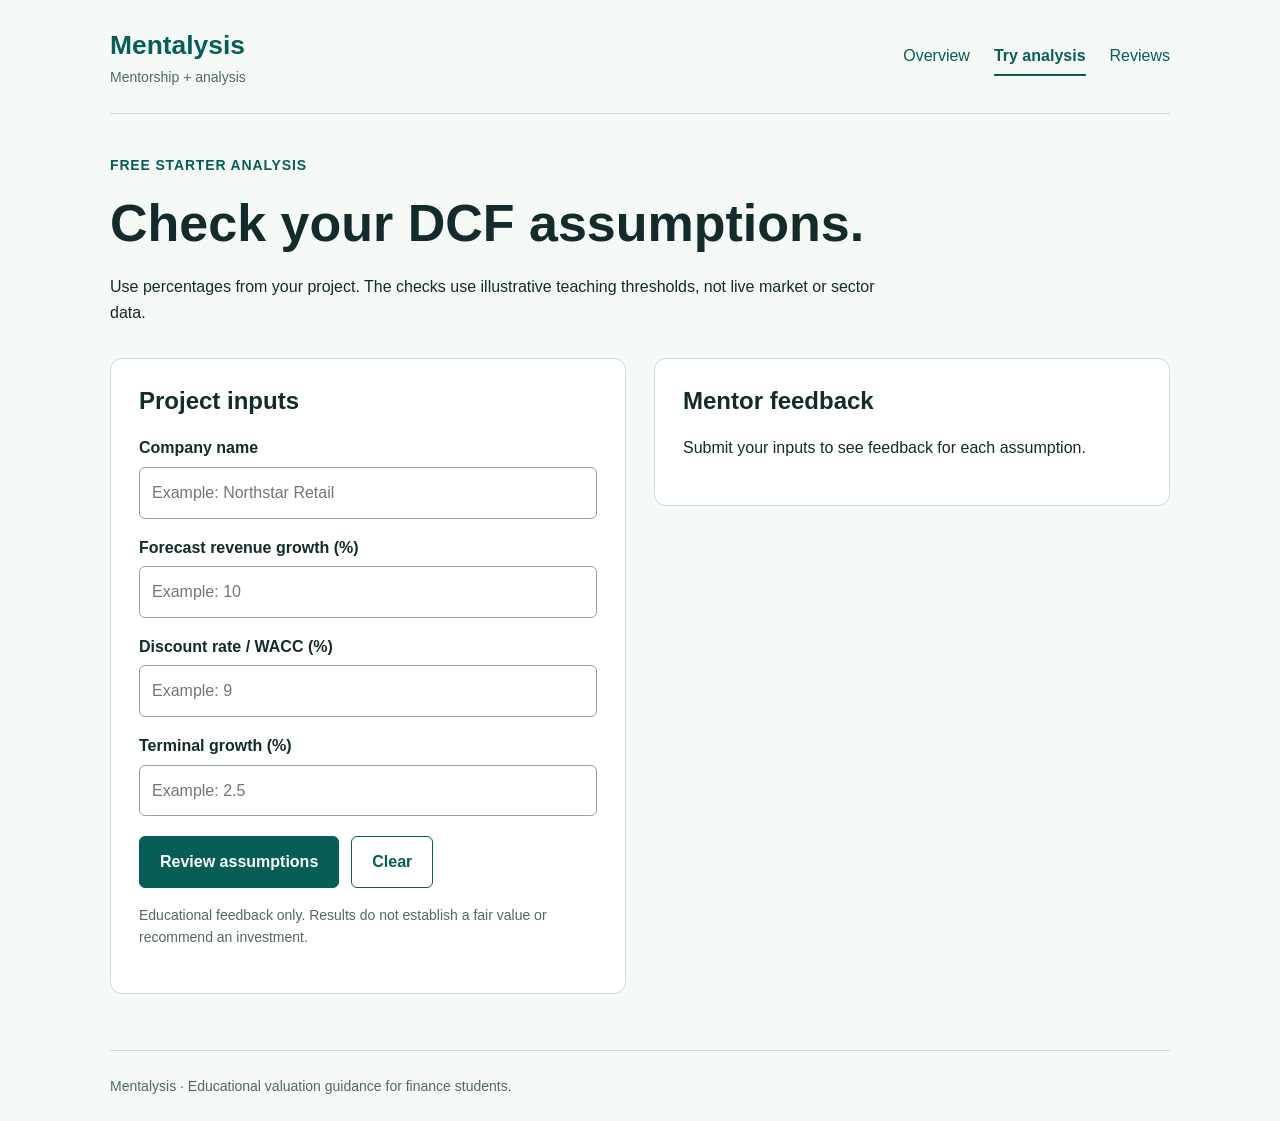
<file: analyze.html>
<!DOCTYPE html>
<html lang="en">
<head>
  <meta charset="UTF-8">
  <meta name="viewport" content="width=device-width, initial-scale=1.0">
  <meta name="description" content="Enter three DCF assumptions and receive educational feedback.">
  <title>Starter analysis | Mentalysis</title>
  <link rel="stylesheet" href="styles.css">
  <script src="script.js" defer></script>
</head>
<body>
  <a class="skip-link" href="#main">Skip to content</a>
  <header class="site-header">
    <a class="brand" href="index.html">Mentalysis<span>Mentorship + analysis</span></a>
    <nav aria-label="Main navigation"><a href="index.html">Overview</a><a href="analyze.html" aria-current="page">Try analysis</a><a href="reviews.html">Reviews</a></nav>
  </header>
  <main id="main">
    <section class="page-intro">
      <p class="eyebrow">Free starter analysis</p>
      <h1>Check your DCF assumptions.</h1>
      <p>Use percentages from your project. The checks use illustrative teaching thresholds, not live market or sector data.</p>
    </section>
    <div class="two-column">
      <section class="panel">
        <h2>Project inputs</h2>
        <form id="analysisForm">
          <label for="companyName">Company name</label>
          <input id="companyName" name="companyName" type="text" maxlength="80" placeholder="Example: Northstar Retail" required>
          <label for="revenueGrowth">Forecast revenue growth (%)</label>
          <input id="revenueGrowth" name="revenueGrowth" type="number" min="-50" max="100" step="0.1" placeholder="Example: 10" required>
          <label for="discountRate">Discount rate / WACC (%)</label>
          <input id="discountRate" name="discountRate" type="number" min="1" max="50" step="0.1" placeholder="Example: 9" required>
          <label for="terminalGrowth">Terminal growth (%)</label>
          <input id="terminalGrowth" name="terminalGrowth" type="number" min="-10" max="20" step="0.1" placeholder="Example: 2.5" required>
          <div class="form-actions">
            <button type="submit">Review assumptions</button>
            <button class="secondary" type="reset">Clear</button>
          </div>
          <p class="note">Educational feedback only. Results do not establish a fair value or recommend an investment.</p>
        </form>
      </section>
      <section class="panel" aria-labelledby="feedbackHeading">
        <h2 id="feedbackHeading">Mentor feedback</h2>
        <div id="analysisResults" role="status" aria-atomic="true">
          <p>Submit your inputs to see feedback for each assumption.</p>
        </div>
      </section>
    </div>
  </main>
  <footer> Mentalysis &middot; Educational valuation guidance for finance students.</footer>
</body>
</html>
</file>
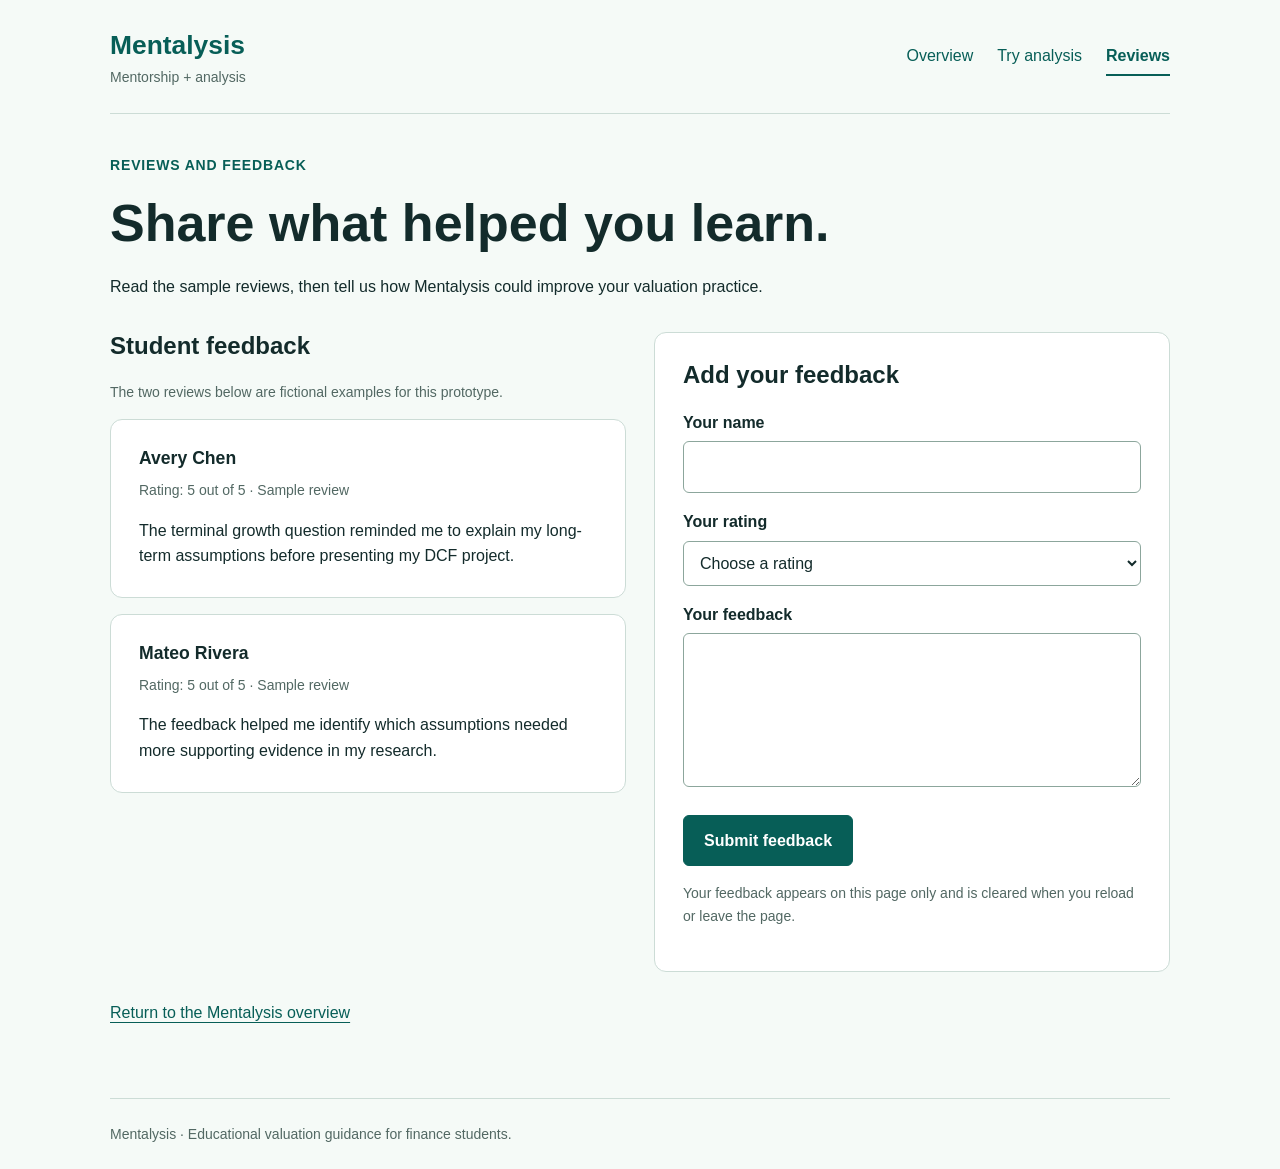
<file: reviews.html>
<!DOCTYPE html>
<html lang="en">
<head>
  <meta charset="UTF-8">
  <meta name="viewport" content="width=device-width, initial-scale=1.0">
  <meta name="description" content="Read sample Mentalysis reviews and add feedback.">
  <title>Reviews and feedback | Mentalysis</title>
  <link rel="stylesheet" href="styles.css">
  <script src="script.js" defer></script>
</head>
<body>
  <a class="skip-link" href="#main">Skip to content</a>
  <header class="site-header">
    <a class="brand" href="index.html">Mentalysis<span>Mentorship + analysis</span></a>
    <nav aria-label="Main navigation"><a href="index.html">Overview</a><a href="analyze.html">Try analysis</a><a href="reviews.html" aria-current="page">Reviews</a></nav>
  </header>
  <main id="main">
    <section class="page-intro">
      <p class="eyebrow">Reviews and feedback</p>
      <h1>Share what helped you learn.</h1>
      <p>Read the sample reviews, then tell us how Mentalysis could improve your valuation practice.</p>
    </section>
    <div class="two-column">
      <section aria-labelledby="reviewsHeading">
        <h2 id="reviewsHeading">Student feedback</h2>
        <p class="note">The two reviews below are fictional examples for this prototype.</p>
        <div id="reviewList" class="review-list">
          <article class="panel review">
            <h3>Avery Chen</h3>
            <p class="rating">Rating: 5 out of 5 &middot; Sample review</p>
            <p>The terminal growth question reminded me to explain my long-term assumptions before presenting my DCF project.</p>
          </article>
          <article class="panel review">
            <h3>Mateo Rivera</h3>
            <p class="rating">Rating: 5 out of 5 &middot; Sample review</p>
            <p>The feedback helped me identify which assumptions needed more supporting evidence in my research.</p>
          </article>
        </div>
      </section>
      <section class="panel" aria-labelledby="formHeading">
        <h2 id="formHeading">Add your feedback</h2>
        <form id="reviewForm">
          <label for="reviewerName">Your name</label>
          <input id="reviewerName" name="reviewerName" type="text" maxlength="80" required>
          <label for="reviewRating">Your rating</label>
          <select id="reviewRating" name="reviewRating" required>
            <option value="">Choose a rating</option>
            <option value="1">1 - Not helpful</option>
            <option value="2">2 - Slightly helpful</option>
            <option value="3">3 - Moderately helpful</option>
            <option value="4">4 - Helpful</option>
            <option value="5">5 - Very helpful</option>
          </select>
          <label for="reviewText">Your feedback</label>
          <textarea id="reviewText" name="reviewText" rows="5" maxlength="400" required></textarea>
          <button type="submit">Submit feedback</button>
          <p id="reviewMessage" role="status"></p>
          <p class="note">Your feedback appears on this page only and is cleared when you reload or leave the page.</p>
        </form>
      </section>
    </div>
    <p class="back-link"><a href="index.html">Return to the Mentalysis overview</a></p>
  </main>
  <footer> Mentalysis &middot; Educational valuation guidance for finance students.</footer>
</body>
</html>
</file>
<file: styles.css>
/* Shared colors and sizing keep all three pages consistent. */
:root {
  --ink: #132b2b;
  --muted: #526863;
  --teal: #075e57;
  --line: #ccdcd6;
}
* { box-sizing: border-box; }
body { margin: 0; background: #f5faf7; color: var(--ink); font: 1rem/1.6 Arial, sans-serif; }
a { color: var(--teal); text-underline-offset: 4px; }
a:hover { text-decoration-thickness: 2px; }
.site-header, main, footer { width: min(1060px, calc(100% - 40px)); margin: auto; }
.site-header { display: flex; justify-content: space-between; align-items: center; gap: 24px; padding: 24px 0; border-bottom: 1px solid var(--line); }
.brand { font-size: 1.65rem; font-weight: bold; text-decoration: none; }
.brand span { display: block; color: var(--muted); font-size: .875rem; font-weight: normal; }
nav { display: flex; flex-wrap: wrap; gap: 24px; }
nav a { padding: 6px 0; text-decoration: none; }
nav a[aria-current="page"] { font-weight: bold; border-bottom: 2px solid var(--teal); }
main { padding: 40px 0 56px; }
h1, h2, h3 { line-height: 1.2; }
h1 { max-width: 760px; font-size: clamp(2rem, 5vw, 3.25rem); margin: 12px 0 20px; }
h2 { margin: 0 0 20px; font-size: 1.5rem; }
h3 { margin: 0 0 10px; font-size: 1.1rem; }
p { margin: 0 0 16px; }
.eyebrow { color: var(--teal); font-weight: bold; font-size: .875rem; text-transform: uppercase; letter-spacing: .06em; }
.intro { max-width: 760px; padding: 10px 0 40px; }
.lead { font-size: 1.2rem; }
.price { font-weight: bold; }
.page-intro { max-width: 780px; margin-bottom: 32px; }
.panel { padding: 28px; border: 1px solid var(--line); border-radius: 12px; background: white; }
.workflow img { display: block; width: 100%; height: auto; margin: 20px 0; }
.steps { padding-left: 24px; }
.steps li { margin-bottom: 10px; }
.note, .rating { font-size: .875rem; color: var(--muted); }
.two-column { display: grid; grid-template-columns: 1fr 1fr; gap: 28px; align-items: start; }
.two-column > * { min-width: 0; }
label { display: block; margin: 16px 0 6px; font-weight: bold; }
input, select, textarea { width: 100%; padding: 12px; border: 1px solid #8ca69c; border-radius: 6px; font: inherit; background: white; color: var(--ink); }
textarea { resize: vertical; }
button, .button { display: inline-block; padding: 12px 20px; border: 1px solid var(--teal); border-radius: 6px; background: var(--teal); color: white; font: inherit; font-weight: bold; cursor: pointer; text-decoration: none; }
button:hover, .button:hover { background: #034b45; }
button.secondary { background: white; color: var(--teal); }
button.secondary:hover { background: #e9f4ee; }
form > button, .form-actions { margin-top: 20px; }
.form-actions { display: flex; flex-wrap: wrap; gap: 12px; margin-bottom: 16px; }
:focus-visible { outline: 3px solid #b37113; outline-offset: 3px; }
.review-list { display: grid; gap: 16px; }
.review p:last-child { margin-bottom: 0; }
#analysisResults, .review { overflow-wrap: anywhere; }
#analysisResults li { margin-bottom: 16px; }
#analysisResults ul { padding-left: 22px; }
#reviewMessage { margin-top: 16px; font-weight: bold; }
.back-link { margin-top: 28px; }
footer { border-top: 1px solid var(--line); padding: 24px 0; color: var(--muted); font-size: .875rem; }
.skip-link { position: absolute; top: -100px; left: 16px; padding: 12px; background: white; z-index: 1; }
.skip-link:focus { top: 8px; }
@media (max-width: 700px) {
  .site-header { align-items: flex-start; flex-direction: column; gap: 14px; }
  nav { gap: 20px; }
  .two-column { grid-template-columns: 1fr; }
  .panel { padding: 22px; }
  main { padding-top: 28px; }
}
</file>
